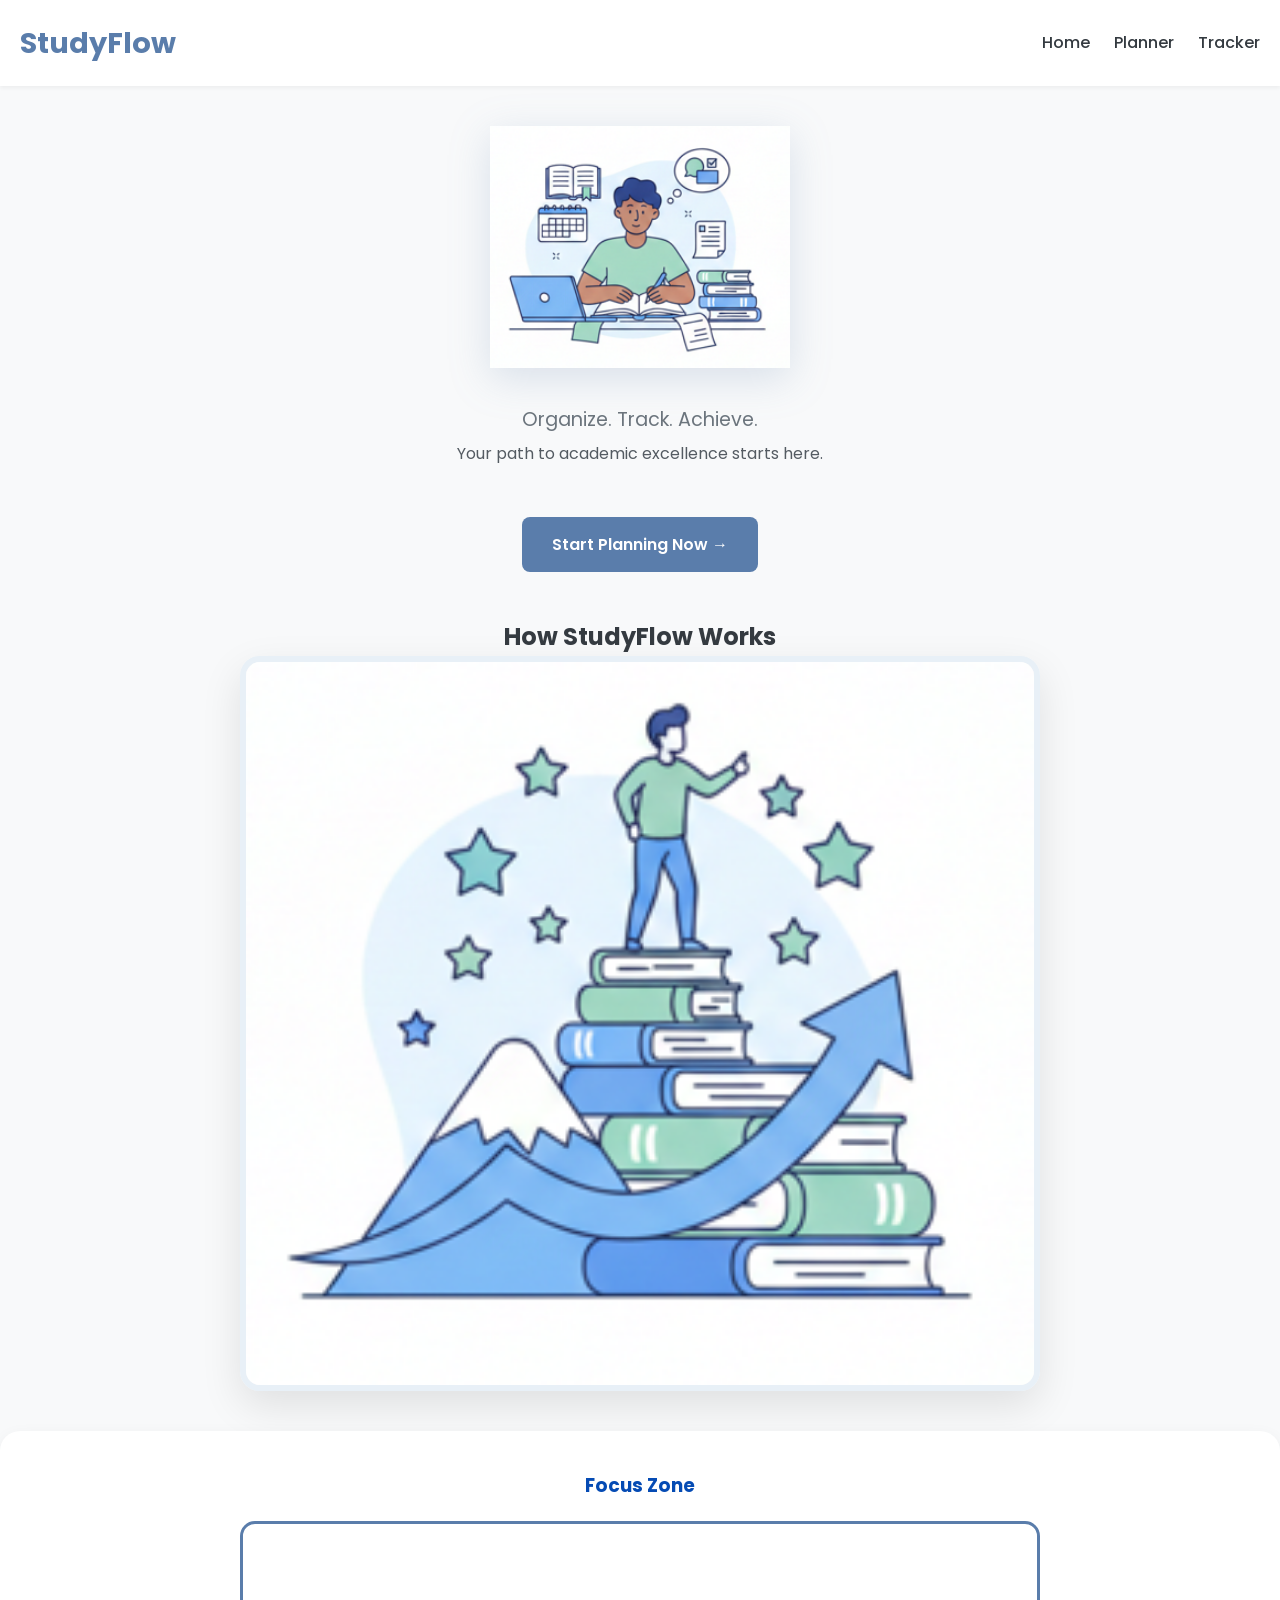
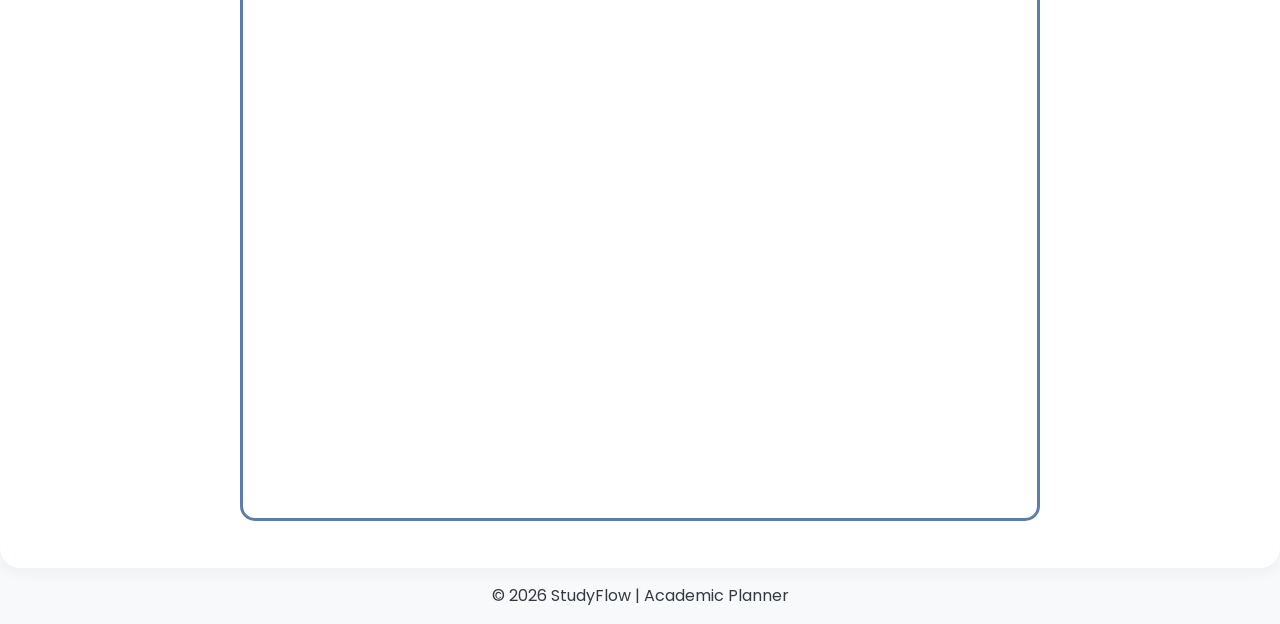
<file: index.html>
<!DOCTYPE html>
<html lang="en">

<head>
    <meta charset="UTF-8">
    <meta name="viewport" content="width=device-width, initial-scale=1.0">
    <title>Hello World ! StudyFlow | Your Academic Partner</title>
    <link rel="stylesheet" href="style.css">
    <link href="https://fonts.googleapis.com/css2?family=Poppins:wght@400;600;700&display=swap" rel="stylesheet">
</head>

<body class="home-page">
    <header class="navbar">
        <div class="logo">StudyFlow</div>
        <nav>
            <a href="index.html">Home</a>
            <a href="planner.html">Planner</a>
            <a href="tracker.html">Tracker</a>
        </nav>
    </header>
    <main class="home-container">
       
        <img src="images/study1.png" alt="Study Illustration" width="300">

        <p class="tagline">Organize. Track. Achieve.</p>
        <p class="subtitle">Your path to academic excellence starts here.</p>
        <a href="planner.html" class="cta-button">Start Planning Now →</a>
    </main>
    <br>
    <section class="how-it-works">
        <div class="section-header">
            <h2>How StudyFlow Works</h2>
        </div>

        <div class="demo-video-wrapper">
            <video width="100%" autoplay muted loop playsinline poster="images/study3.png">
                <source src="videos/video.mp4" type="video/mp4">
                Your browser does not support the video tag.
            </video>
        </div>
    </section>
    <section class="timer-section" style="margin-top: 40px; text-align: center;">
        <h3 style="color: #054bb4; margin-bottom: 20px;">Focus Zone</h3>
        <div class="timer-wrapper">
            <iframe src="https://flocus.com/minimalist-pomodoro-timer/" title="StudyFlow Focus Timer">
            </iframe>
        </div>
    </section>

</body>
<footer style="text-align:center; padding:15px;">
    © 2026 StudyFlow | Academic Planner
</footer>

</html>
</file>
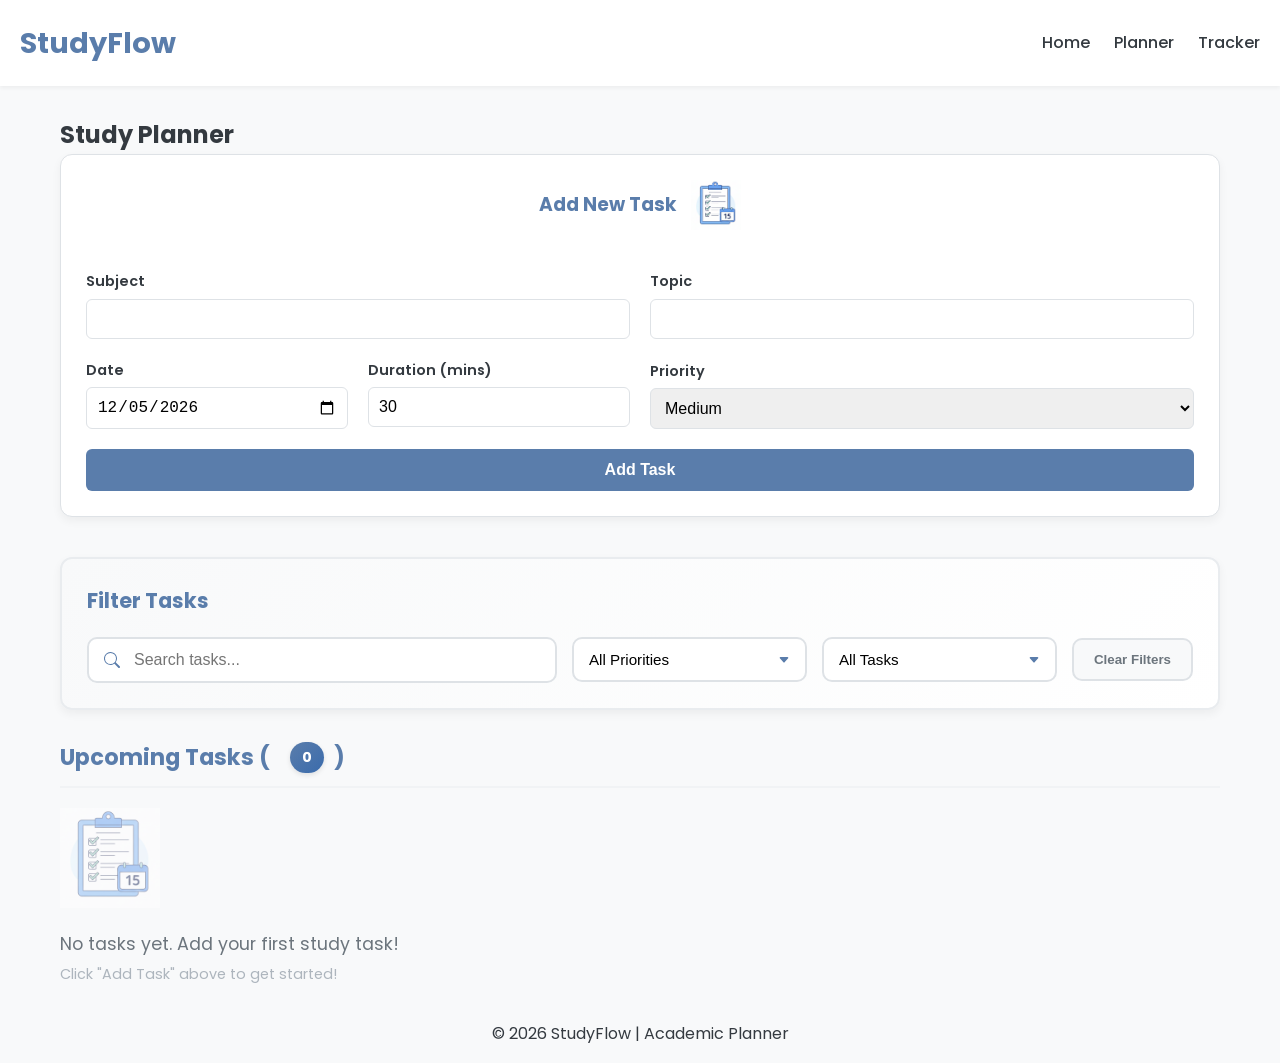
<file: planner.html>
<!DOCTYPE html>
<html lang="en">

<head>
    <meta charset="UTF-8">
    <meta name="viewport" content="width=device-width, initial-scale=1.0">
    <title>Study Planner | StudyFlow</title>
    <link rel="stylesheet" href="style.css">
    <link href="https://fonts.googleapis.com/css2?family=Poppins:wght@400;600;700&display=swap" rel="stylesheet">
</head>

<body class="planner-page">
    <header class="navbar">
        <div class="logo">StudyFlow</div>
        <nav>
            <a href="index.html">Home</a>
            <a href="planner.html">Planner</a>
            <a href="tracker.html">Tracker</a>
        </nav>
    </header>

    <main class="planner-container">
        <h2>Study Planner</h2>

        <form id="task-form" class="card task-form">

            <div class="planner-header">
                <h3>Add New Task</h3>
                <img src="images/study2.png" alt="Study Illustration" class="planner-icon">
            </div>

            <div class="form-group">
                <label for="subject">Subject</label>
                <input type="text" id="subject" required>
            </div>
            <div class="form-group">
                <label for="topic">Topic</label>
                <input type="text" id="topic" required>
            </div>
            <div class="form-group-inline">
                <div class="form-group">
                    <label for="date">Date</label>
                    <input type="date" id="date" required>
                </div>
                <div class="form-group">
                    <label for="duration">Duration (mins)</label>
                    <input type="number" id="duration" min="5" max="360" required>
                </div>
            </div>
            <div class="form-group">
                <label for="priority">Priority</label>
                <select id="priority" required>
                    <option value="High">High</option>
                    <option value="Medium" selected>Medium</option>
                    <option value="Low">Low</option>
                </select>
            </div>
            <button type="submit" id="add-task-btn">Add Task</button>
        </form>
        <!-- Add this BEFORE <section class="task-list-section"> in planner.html -->
        <div class="search-filter card">
            <h3>Filter Tasks</h3>
            <div class="filter-controls">
                <input type="text" id="search-input" placeholder="Search tasks...">
                <select id="filter-priority">
                    <option value="all">All Priorities</option>
                    <option value="High">High Priority</option>
                    <option value="Medium">Medium Priority</option>
                    <option value="Low">Low Priority</option>
                </select>
                <select id="filter-status">
                    <option value="all">All Tasks</option>
                    <option value="today">Due Today</option>
                    <option value="overdue">Overdue</option>
                    <option value="upcoming">Upcoming</option>
                    <option value="pending">Pending</option>
                    <option value="completed">Completed</option>
                </select>
                <button id="clear-filters" class="clear-filters-btn">Clear Filters</button>
            </div>
        </div>
        <section class="task-list-section">
            <h3>Upcoming Tasks (<span id="task-count">0</span>)</h3>
            <div id="task-list" class="task-grid">
            </div>
        </section>
    </main>

    <script src="planner.js"></script>
</body>
<footer style="text-align:center; padding:15px;">
    © 2026 StudyFlow | Academic Planner
</footer>

</html>
</file>
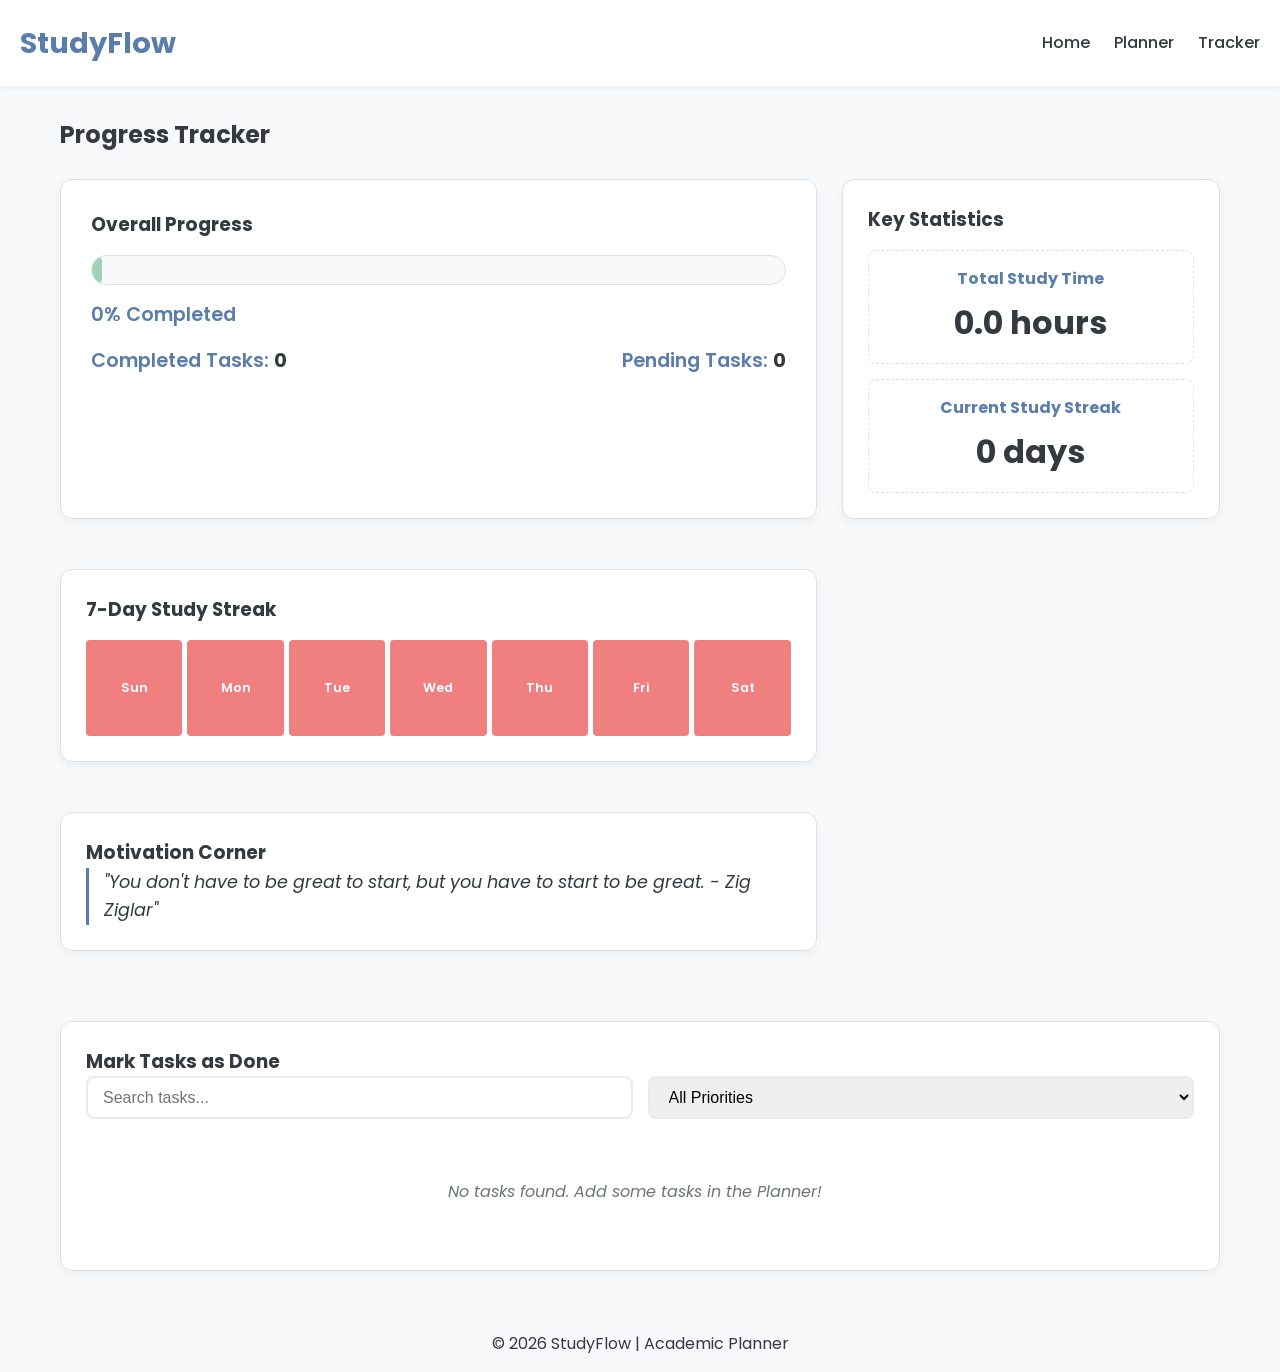
<file: tracker.html>
<!DOCTYPE html>
<html lang="en">
<head>
    <meta charset="UTF-8">
    <meta name="viewport" content="width=device-width, initial-scale=1.0">
    <title>Progress Tracker | StudyFlow</title>
    <link rel="stylesheet" href="style.css">
    <link href="https://fonts.googleapis.com/css2?family=Poppins:wght@400;600;700&display=swap" rel="stylesheet">

</head>
<body class="tracker-page">
    <header class="navbar">
        <div class="logo">StudyFlow</div>
        <nav>
            <a href="index.html">Home</a>
            <a href="planner.html">Planner</a>
            <a href="tracker.html">Tracker</a>
        </nav>
    </header>
    <main class="tracker-container">
        <h2>Progress Tracker</h2>

        <section class="card progress-overview">
            <h3>Overall Progress</h3>
            <div class="progress-bar-container">
                <div id="progress-bar" class="progress-bar" style="width: 0%;"></div>
            </div>
            <p><span id="progress-percent">0%</span> Completed</p>
            <div class="progress-stats">
                <p>Completed Tasks: <span id="completed-count">0</span></p>
                <p>Pending Tasks: <span id="pending-count">0</span></p>
            </div>
        </section>
        <section class="card stats-section">
            <h3>Key Statistics</h3>
            <div class="stats-grid">
                <div class="stat-box">
                    <h4>Total Study Time</h4>
                    <p id="total-hours">0 hours</p>
                </div>
                <div class="stat-box">
                    <h4>Current Study Streak</h4>
                    <p id="study-streak">0 days</p>
                </div>
            </div>
        </section>
        <section class="card streak-visualization">
            <h3>7-Day Study Streak</h3>
            <div id="streak-grid" class="streak-grid-container">
                </div>
        </section>
        <section class="card motivation-section">
            <h3>Motivation Corner</h3>
            <blockquote id="quote-text">Loading an inspiring quote...</blockquote>
        </section>
    </main>
    <script src="tracker.js"></script>
</body>
<footer style="text-align:center; padding:15px;">
  © 2026 StudyFlow | Academic Planner
</footer>
</html>
</file>
<file: style.css>
/* --- Global Styles and Reset --- */
:root {
    --primary-color: #5A7DAB; /* Soft Blue */
    --secondary-color: #F8F9FA; /* Light Gray for background */
    --text-color: #343A40;
    --card-bg: #FFFFFF;
    --border-color: #DEE2E6;
    --high-priority: #F08080; /* Red */
    --medium-priority:#F2D675; /* Yellow #E9C46A; */
    --low-priority: #A8D5BA; /* Green */
    --primary-dark: #44618a; /* New: Darker blue for borders/hovers */
    --accent-blue: #E8F0F7;  /* New: Very light blue for subtle backgrounds */
    /* ... rest of your variables */
}
* {
    box-sizing: border-box;
    margin: 0;
    padding: 0;
}
body {
    font-family: 'Poppins', sans-serif;
    line-height: 1.6;
    color: var(--text-color);
    background-color: var(--secondary-color);
    min-height: 100vh;
}
/* --- Layout Containers --- */
.home-container, .planner-container, .tracker-container {
    max-width: 1200px;
    margin: 0 auto;
    padding: 20px;
}

/* Ensure main content is below fixed/sticky header */
.home-container {
    padding-top: 0px; /* Adjust based on navbar height */
    text-align: center;

}
/* Improved spacing for Hero Image */
.home-container img {
    max-width: 100%;
    height: auto;
    margin: 30px 0;
    /* Optional: Soft blue glow to match theme */
    filter: drop-shadow(0 10px 20px rgba(90, 125, 171, 0.2));
}

/* Better spacing for the CTA button gap */
.subtitle {
    margin-bottom: 40px; /* Increased gap before button */
    color: #545b62;
}
/* --- Navbar (Consistent across all pages) --- */
.navbar {
    display: flex;
    justify-content: space-between;
    align-items: center;
    padding: 20px;
    background-color: var(--card-bg);
    box-shadow: 0 2px 4px rgba(0, 0, 0, 0.05);
    position: sticky;
    top: 0;
    z-index: 1000;
    margin-bottom: 10px;
}

.logo {
    font-size: 1.8rem;
    font-weight: 700;
    color: var(--primary-color);
}

.navbar nav a {
    text-decoration: none;
    color: var(--text-color);
    margin-left: 20px;
    font-weight: 500;
    transition: color 0.3s;
}

.navbar nav a:hover {
    color: var(--primary-color);
}

/* --- Home Page Specifics --- */
.home-container h1 {
    margin-top: 0;
    font-size: 4rem;
    color: var(--primary-color);
    margin-bottom: 0.5rem;
}

.tagline {
    font-size: 1.2rem;
    margin-bottom: 5px;
    color: #6C757D;
}
.subtitle {
    margin-top: 0;
    margin-bottom: 30px;  /* ↑ Increase gap above button */
}
.cta-button {
    margin-top: 20px; 
    display: inline-block;
    padding: 15px 30px;
    background-color: var(--primary-color);
    color: var(--card-bg);
    text-decoration: none;
    font-weight: 600;
    border-radius: 8px;
    transition: background-color 0.3s, transform 0.2s;
}
.section-header{
    text-align: center;
}
.cta-button:hover {
    background-color: #4A6E94;
    transform: translateY(-2px);
}



.demo-video-wrapper {
    max-width: 800px;
    margin: 0 auto;
    border: 6px solid #E8F0F7; /* Light blue frame */
    border-radius: 20px;
    overflow: hidden;
    box-shadow: 0 15px 40px rgba(0, 0, 0, 0.1);
}

.demo-video-wrapper video {
    display: block;
    width: 100%;
    /* This makes the video behave like a high-quality GIF */
    pointer-events: none; 
}
/* --- Card UI --- */

.card {
    background-color: var(--card-bg);
    border-radius: 12px;
    padding: 25px;
    margin-bottom: 25px;
    box-shadow: 0 4px 10px rgba(0, 0, 0, 0.05);
    border: 1px solid var(--border-color);
}
.card:hover {
    border-color: var(--primary-color);
    background-color: var(--accent-blue);
    transition: 0.3s;
}
/* Update your .planner-header to handle the icon better */
.planner-header {
    grid-column: 1 / -1;
    display: flex;
    align-items: center;
    justify-content: center; /* Centers the icon and text */
    gap: 15px;
    margin-bottom: 20px;
}

.planner-icon {
    width: 50px; /* Reduced from 80px for a cleaner look */
    height: 50px;
    object-fit: contain;
}

.planner-header h3 {
    margin-bottom: 0 !important; /* Overrides existing margin for alignment */
}
/* --- Form Styles (Planner Page) --- */
.task-form {
    display: grid;
    grid-template-columns: 1fr 1fr;
    gap: 20px;
    align-items: end;
    margin-bottom: 40px;
}

.task-form h3 {
    grid-column: 1 / -1;
    margin-bottom: 10px;
    color: var(--primary-color);
}

.form-group, .form-group-inline {
    display: flex;
    flex-direction: column;
}

.form-group-inline {
    flex-direction: row;
    gap: 20px;
}
.form-group-inline .form-group {
    flex: 1;
}

label {
    font-weight: 600;
    margin-bottom: 5px;
    font-size: 0.9rem;
}

input, select {
    padding: 10px;
    border: 1px solid var(--border-color);
    border-radius: 6px;
    font-size: 1rem;
    transition: border-color 0.3s;
}

input:focus, select:focus {
    border-color: var(--primary-color);
    outline: none;
}

#add-task-btn {
    grid-column: 1 / -1;
    padding: 12px;
    background-color: var(--primary-color);
    color: white;
    border: none;
    border-radius: 6px;
    font-size: 1rem;
    font-weight: 600;
    cursor: pointer;
    transition: background-color 0.3s;
}

#add-task-btn:hover {
    background-color: #4A6E94;
}




/* Completed Task Style (Tracker Page Checkbox) */
.task-completed {
    text-decoration: line-through;
    opacity: 0.6;
}

/* --- Tracker Page Styles --- */
.tracker-container {
    display: grid;
    grid-template-columns: 2fr 1fr;
    gap: 25px;
}

.progress-overview {
    grid-column: 1 / 2;
    padding: 30px;
}

.stats-section {
    grid-column: 2 / 3;
}

.motivation-section {
    grid-column: 1 / 2;
}

.streak-visualization {
    grid-column: 1 / 2;
}

/* Progress Bar */
.progress-bar-container {
    height: 30px;
    background-color: var(--secondary-color);
    border-radius: 15px;
    margin: 15px 0;
    overflow: hidden;
    border: 1px solid var(--border-color);
}

.progress-bar {
    height: 100%;
    background-color: #9FD3B8;
    border-radius: 15px;
    transition: width 0.5s ease-in-out;
    display: flex;
    align-items: center;
    justify-content: flex-end;
    padding-right: 10px;
    color: white;
    font-weight: 600;
}


.progress-overview p {
    font-size: 1.2rem;
    font-weight: 600;
    color: var(--primary-color);
}
.progress-stats {
    display: flex;
    justify-content: space-between;
    margin-top: 15px;
    font-size: 1rem;
    color: #6C757D;
}
.progress-stats span {
    font-weight: 700;
    color: var(--text-color);
}

/* Stats Grid */
.stats-grid {
    display: grid;
    grid-template-columns: 1fr; /* Stack on mobile */
    gap: 15px;
    margin-top: 15px;
}

.stat-box {
    text-align: center;
    padding: 15px;
    border: 1px dashed var(--border-color);
    border-radius: 8px;
}
.stat-box h4 {
    color: var(--primary-color);
    font-size: 1rem;
    margin-bottom: 5px;
}
.stat-box p {
    font-size: 2rem;
    font-weight: 700;
    color: var(--text-color);
}

/* Motivation */
#quote-text {
    font-style: italic;
    font-size: 1.1rem;
    color: var(--text-color);
    padding-left: 15px;
    border-left: 3px solid var(--primary-color);
}

/* Streak Visualization */
.streak-grid-container {
    display: grid;
    grid-template-columns: repeat(7, 1fr);
    gap: 5px;
    margin-top: 15px;
}

.streak-day {
    aspect-ratio: 1 / 1; /* Make the box square */
    border-radius: 4px;
    display: flex;
    align-items: center;
    justify-content: center;
    font-size: 0.8rem;
    font-weight: 600;
    color: white;
    background-color: #ADB5BD; /* Gray for default/inactive */
    transition: background-color 0.3s;
}

.streak-day.completed {
    background-color: var(--low-priority); /* Green */
}

.streak-day.missed {
    background-color: var(--high-priority); /* Red */
}


/* --- Responsive Design (Mobile First) --- */
@media (max-width: 768px) {
    .navbar {
        flex-direction: column;
        gap: 10px;
    }
    .navbar nav a {
        margin: 0 10px;
    }

    .home-container h1 {
        font-size: 3rem;
    }

    /* Planner Form adjustments */
    .task-form {
        grid-template-columns: 1fr;
    }
    .form-group-inline {
        flex-direction: column;
        gap: 0;
    }

    /* Tracker Layout adjustments */
    .tracker-container {
        grid-template-columns: 1fr; /* Stack all elements */
    }
    .progress-overview, .stats-section, .motivation-section, .streak-visualization {
        grid-column: 1 / -1;
    }

    .stats-grid {
        grid-template-columns: 1fr 1fr; /* Two columns for stats on mobile */
    }
}

/* --- Timer Section Styling --- */
.timer-section {
    margin-top: 50px;
    padding: 40px 20px;
    background-color: #ffffff; /* Contrast against the light gray body */
    border-radius: 20px;
    box-shadow: 0 4px 15px rgba(0, 0, 0, 0.05);
}

.timer-wrapper {
    max-width: 800px;
    margin: 0 auto;
    position: relative;
}

.timer-wrapper iframe {
    width: 100%;
    height: 600px; /* Adjust height for the Flocus/Pomodor interface */
    border: 3px solid var(--primary-color);
    border-radius: 15px;
    transition: transform 0.3s ease;
}

/* Subtle interaction when a user hovers over the timer area */
.timer-wrapper:hover iframe {
    transform: scale(1.005);
    border-color: #4A6E94;
}

/* Add these animations at the TOP of your CSS file, after the :root variables */
@keyframes slideIn {
    from {
        transform: translateX(100%);
        opacity: 0;
    }
    to {
        transform: translateX(0);
        opacity: 1;
    }
}

@keyframes slideOut {
    from {
        transform: translateX(0);
        opacity: 1;
    }
    to {
        transform: translateX(100%);
        opacity: 0;
    }
}

/* Notification styling */
.notification {
    position: fixed;
    top: 80px;
    right: 20px;
    background: var(--primary-color);
    color: white;
    padding: 12px 20px;
    border-radius: 8px;
    box-shadow: 0 4px 12px rgba(0,0,0,0.15);
    z-index: 1000;
    animation: slideIn 0.3s ease;
    font-weight: 600;
}
/* Tracker Page Specific Styles */
.task-list-tracker {
    grid-column: 1 / -1;
    margin-top: 20px;
}

.task-filter-controls {
    display: flex;
    gap: 15px;
    margin-bottom: 20px;
    flex-wrap: wrap;
}

.tracker-search, .tracker-filter {
    padding: 10px 15px;
    border: 2px solid #e9ecef;
    border-radius: 8px;
    font-size: 1rem;
    flex: 1;
    min-width: 200px;
}

.tracker-filter {
    min-width: 150px;
}

.task-list-tracker-container {
    display: flex;
    flex-direction: column;
    gap: 15px;
    max-height: 500px;
    overflow-y: auto;
    padding-right: 10px;
}

.task-item-tracker {
    display: flex;
    align-items: flex-start;
    gap: 15px;
    padding: 15px;
    border-radius: 8px;
    background-color: white;
    border: 1px solid #e9ecef;
    transition: all 0.3s;
}

.task-item-tracker:hover {
    border-color: var(--primary-color);
    box-shadow: 0 4px 12px rgba(0,0,0,0.05);
}

.tracker-task-checkbox {
    margin-top: 5px;
}

.tracker-task-checkbox input[type="checkbox"] {
    display: none;
}

.checkbox-label {
    display: block;
    width: 24px;
    height: 24px;
    border: 2px solid #adb5bd;
    border-radius: 6px;
    cursor: pointer;
    position: relative;
    transition: all 0.3s;
}

.checkbox-label:hover {
    border-color: var(--primary-color);
}

.tracker-task-checkbox input[type="checkbox"]:checked + .checkbox-label {
    background-color: var(--primary-color);
    border-color: var(--primary-color);
}

.tracker-task-checkbox input[type="checkbox"]:checked + .checkbox-label::after {
    content: '✓';
    position: absolute;
    top: 50%;
    left: 50%;
    transform: translate(-50%, -50%);
    color: white;
    font-weight: bold;
    font-size: 14px;
}

.tracker-task-content {
    flex: 1;
}

.tracker-task-header {
    display: flex;
    align-items: center;
    gap: 10px;
    margin-bottom: 8px;
    flex-wrap: wrap;
}

.tracker-task-header h4 {
    margin: 0;
    color: var(--primary-color);
    font-size: 1.1rem;
}

.tracker-priority-tag {
    padding: 3px 10px;
    border-radius: 12px;
    font-size: 0.75rem;
    font-weight: 600;
    color: white;
}

.tracker-topic {
    margin: 0 0 10px 0;
    color: #6c757d;
    font-style: italic;
}

.tracker-task-info {
    display: flex;
    gap: 15px;
    font-size: 0.9rem;
    color: #6c757d;
    flex-wrap: wrap;
}

.completed-date {
    color: #51cf66;
    font-weight: 600;
}

.no-tasks {
    text-align: center;
    padding: 40px;
    color: #6c757d;
    font-style: italic;
}

.task-completed {
    opacity: 0.7;
    background-color: #f8f9fa;
}

.task-completed .tracker-task-header h4,
.task-completed .tracker-topic {
    text-decoration: line-through;
}
/* Status badges */
.upcoming-badge {
    background-color: #74c0fc;
    color: white;
    padding: 2px 8px;
    border-radius: 12px;
    font-size: 0.7rem;
    font-weight: bold;
    margin-right: 8px;
}

.task-upcoming {
    border-left: 5px solid #74c0fc !important;
    background-color: #e7f5ff;
}


.sub-message {
    font-size: 0.9rem;
    color: #adb5bd;
    margin-top: 5px;
}

/* Task count styling */
#task-count {
    background-color: var(--primary-color);
    color: white;
    padding: 2px 8px;
    border-radius: 10px;
    font-size: 0.9rem;
    margin-left: 5px;
}

/* Enhanced Search & Filter Section */
.search-filter {
    margin-bottom: 30px;
    background: linear-gradient(135deg, #f8f9fa 0%, #ffffff 100%);
    border: 2px solid #e9ecef;
}

.search-filter h3 {
    color: var(--primary-color);
    margin-bottom: 20px;
    font-size: 1.3rem;
    display: flex;
    align-items: center;
    gap: 10px;
}



.filter-controls {
    display: grid;
    grid-template-columns: 2fr 1fr 1fr auto;
    gap: 15px;
    align-items: center;
}

@media (max-width: 768px) {
    .filter-controls {
        grid-template-columns: 1fr;
    }
}

#search-input {
    padding: 12px 15px;
    border: 2px solid #dee2e6;
    border-radius: 10px;
    font-size: 1rem;
    background-color: white;
    transition: all 0.3s;
    background-image: url("data:image/svg+xml,%3Csvg xmlns='http://www.w3.org/2000/svg' width='16' height='16' fill='%235A7DAB' viewBox='0 0 16 16'%3E%3Cpath d='M11.742 10.344a6.5 6.5 0 1 0-1.397 1.398h-.001c.03.04.062.078.098.115l3.85 3.85a1 1 0 0 0 1.415-1.414l-3.85-3.85a1.007 1.007 0 0 0-.115-.1zM12 6.5a5.5 5.5 0 1 1-11 0 5.5 5.5 0 0 1 11 0z'/%3E%3C/svg%3E");
    background-repeat: no-repeat;
    background-position: 15px center;
    background-size: 16px;
    padding-left: 45px;
}

#search-input:focus {
    border-color: var(--primary-color);
    box-shadow: 0 0 0 3px rgba(90, 125, 171, 0.1);
    outline: none;
}

#filter-priority, #filter-status {
    padding: 12px 15px;
    border: 2px solid #dee2e6;
    border-radius: 10px;
    background-color: white;
    font-size: 0.95rem;
    cursor: pointer;
    transition: all 0.3s;
    appearance: none;
    background-image: url("data:image/svg+xml,%3Csvg xmlns='http://www.w3.org/2000/svg' width='12' height='12' fill='%235A7DAB' viewBox='0 0 16 16'%3E%3Cpath d='M7.247 11.14 2.451 5.658C1.885 5.013 2.345 4 3.204 4h9.592a1 1 0 0 1 .753 1.659l-4.796 5.48a1 1 0 0 1-1.506 0z'/%3E%3C/svg%3E");
    background-repeat: no-repeat;
    background-position: calc(100% - 15px) center;
    background-size: 12px;
    padding-right: 40px;
}

#filter-priority:focus, #filter-status:focus {
    border-color: var(--primary-color);
    box-shadow: 0 0 0 3px rgba(90, 125, 171, 0.1);
    outline: none;
}

.clear-filters-btn {
    padding: 12px 20px;
    background-color: #f8f9fa;
    border: 2px solid #dee2e6;
    border-radius: 10px;
    color: #6c757d;
    font-weight: 600;
    cursor: pointer;
    transition: all 0.3s;
    white-space: nowrap;
}

.clear-filters-btn:hover {
    background-color: var(--primary-color);
    color: white;
    border-color: var(--primary-color);
    transform: translateY(-2px);
}

/* Enhanced Task List Header */
.task-list-section h3 {
    color: var(--primary-color);
    font-size: 1.4rem;
    margin-bottom: 20px;
    display: flex;
    align-items: center;
    gap: 10px;
    padding-bottom: 10px;
    border-bottom: 2px solid #f1f3f5;
}



/* Enhanced Task Cards */
.task-grid {
    display: grid;
    grid-template-columns: repeat(auto-fill, minmax(350px, 1fr));
    gap: 20px;
}

.task-item {
    padding: 25px;
    border-radius: 15px;
    border: 2px solid #e9ecef;
    transition: all 0.3s ease;
    position: relative;
    overflow: hidden;
    background: white;
}

.task-item:hover {
    transform: translateY(-5px);
    box-shadow: 0 10px 25px rgba(0, 0, 0, 0.1);
    border-color: var(--primary-color);
}

.task-item::before {
    content: '';
    position: absolute;
    top: 0;
    left: 0;
    width: 5px;
    height: 100%;
    background: var(--border-color);
}

.task-item.priority-High::before {
    background: var(--high-priority);
}

.task-item.priority-Medium::before {
    background: var(--medium-priority);
}

.task-item.priority-Low::before {
    background: var(--low-priority);
}

.task-header {
    display: flex;
    justify-content: space-between;
    align-items: flex-start;
    margin-bottom: 15px;
}

.task-header h4 {
    font-size: 1.3rem;
    color: var(--text-color);
    margin: 0;
    flex: 1;
}

.task-status {
    display: flex;
    gap: 8px;
    flex-wrap: wrap;
    justify-content: flex-end;
}

.priority-tag {
    padding: 6px 12px;
    border-radius: 20px;
    font-size: 0.8rem;
    font-weight: 700;
    text-transform: uppercase;
    letter-spacing: 0.5px;
    box-shadow: 0 2px 4px rgba(0,0,0,0.1);
}

.priority-High { 
    background: linear-gradient(135deg, var(--high-priority), #ff8787);
    color: white;
}

.priority-Medium { 
    background: linear-gradient(135deg, var(--medium-priority), #ffd43b);
    color: #333;
}

.priority-Low { 
    background: linear-gradient(135deg, var(--low-priority), #69db7c);
    color: white;
}

/* Enhanced Status Badges */
.today-badge {
    background: linear-gradient(135deg, #ffd43b, #fcc419);
    color: #333;
    padding: 6px 12px;
    border-radius: 20px;
    font-size: 0.75rem;
    font-weight: 700;
    box-shadow: 0 2px 4px rgba(0,0,0,0.1);
    display: flex;
    align-items: center;
    gap: 4px;
}



.overdue-badge {
    background: linear-gradient(135deg, #ff6b6b, #fa5252);
    color: white;
    padding: 6px 12px;
    border-radius: 20px;
    font-size: 0.75rem;
    font-weight: 700;
    box-shadow: 0 2px 4px rgba(0,0,0,0.1);
    display: flex;
    align-items: center;
    gap: 4px;
}



.upcoming-badge {
    background: linear-gradient(135deg, #74c0fc, #339af0);
    color: white;
    padding: 6px 12px;
    border-radius: 20px;
    font-size: 0.75rem;
    font-weight: 700;
    box-shadow: 0 2px 4px rgba(0,0,0,0.1);
    display: flex;
    align-items: center;
    gap: 4px;
}



/* Enhanced Topic Styling */
.topic {
    color: #6c757d;
    font-size: 1rem;
    margin: 10px 0 20px 0;
    padding: 12px 15px;
    background-color: #f8f9fa;
    border-radius: 8px;
    border-left: 3px solid var(--primary-color);
    font-style: normal;
}

/* Enhanced Task Info */
.task-info {
    display: flex;
    flex-wrap: wrap;
    gap: 20px;
    margin: 20px 0;
    padding: 15px;
    background-color: #f8f9fa;
    border-radius: 10px;
    border: 1px solid #e9ecef;
}

.date-info, .duration-info {
    display: flex;
    align-items: center;
    gap: 8px;
    font-weight: 500;
    color: var(--text-color);
}




.completed-badge {
    background: linear-gradient(135deg, #51cf66, #2b8a3e);
    color: white;
    padding: 6px 12px;
    border-radius: 20px;
    font-size: 0.8rem;
    font-weight: 600;
    margin-left: auto;
    display: flex;
    align-items: center;
    gap: 5px;
}

.completed-badge::before {
    content: "✓";
    font-weight: bold;
}

/* Enhanced Task Actions */
.task-actions {
    display: flex;
    gap: 10px;
    padding-top: 20px;
    border-top: 1px solid #e9ecef;
    margin-top: 20px;
}

.task-actions button {
    flex: 1;
    display: flex;
    align-items: center;
    justify-content: center;
    gap: 8px;
    padding: 10px 15px;
    border-radius: 8px;
    border: none;
    font-weight: 600;
    font-size: 0.9rem;
    cursor: pointer;
    transition: all 0.3s;
}

.complete-btn {
    background: linear-gradient(135deg, #51cf66, #2b8a3e);
    color: white;
}

.complete-btn:hover {
    transform: translateY(-2px);
    box-shadow: 0 4px 10px rgba(81, 207, 102, 0.3);
}

.edit-btn {
    background: linear-gradient(135deg, #4dabf7, #1c7ed6);
    color: white;
}

.edit-btn:hover {
    transform: translateY(-2px);
    box-shadow: 0 4px 10px rgba(76, 171, 247, 0.3);
}

.delete-btn {
    background: linear-gradient(135deg, #ff8787, #fa5252);
    color: white;
}

.delete-btn:hover {
    transform: translateY(-2px);
    box-shadow: 0 4px 10px rgba(255, 135, 135, 0.3);
}

/* Task Count Badge */
#task-count {
    background: linear-gradient(135deg, var(--primary-color), #3a6bac);
    color: white;
    padding: 4px 12px;
    border-radius: 20px;
    font-size: 0.9rem;
    margin-left: 10px;
    box-shadow: 0 2px 5px rgba(0,0,0,0.1);
}
</file>
